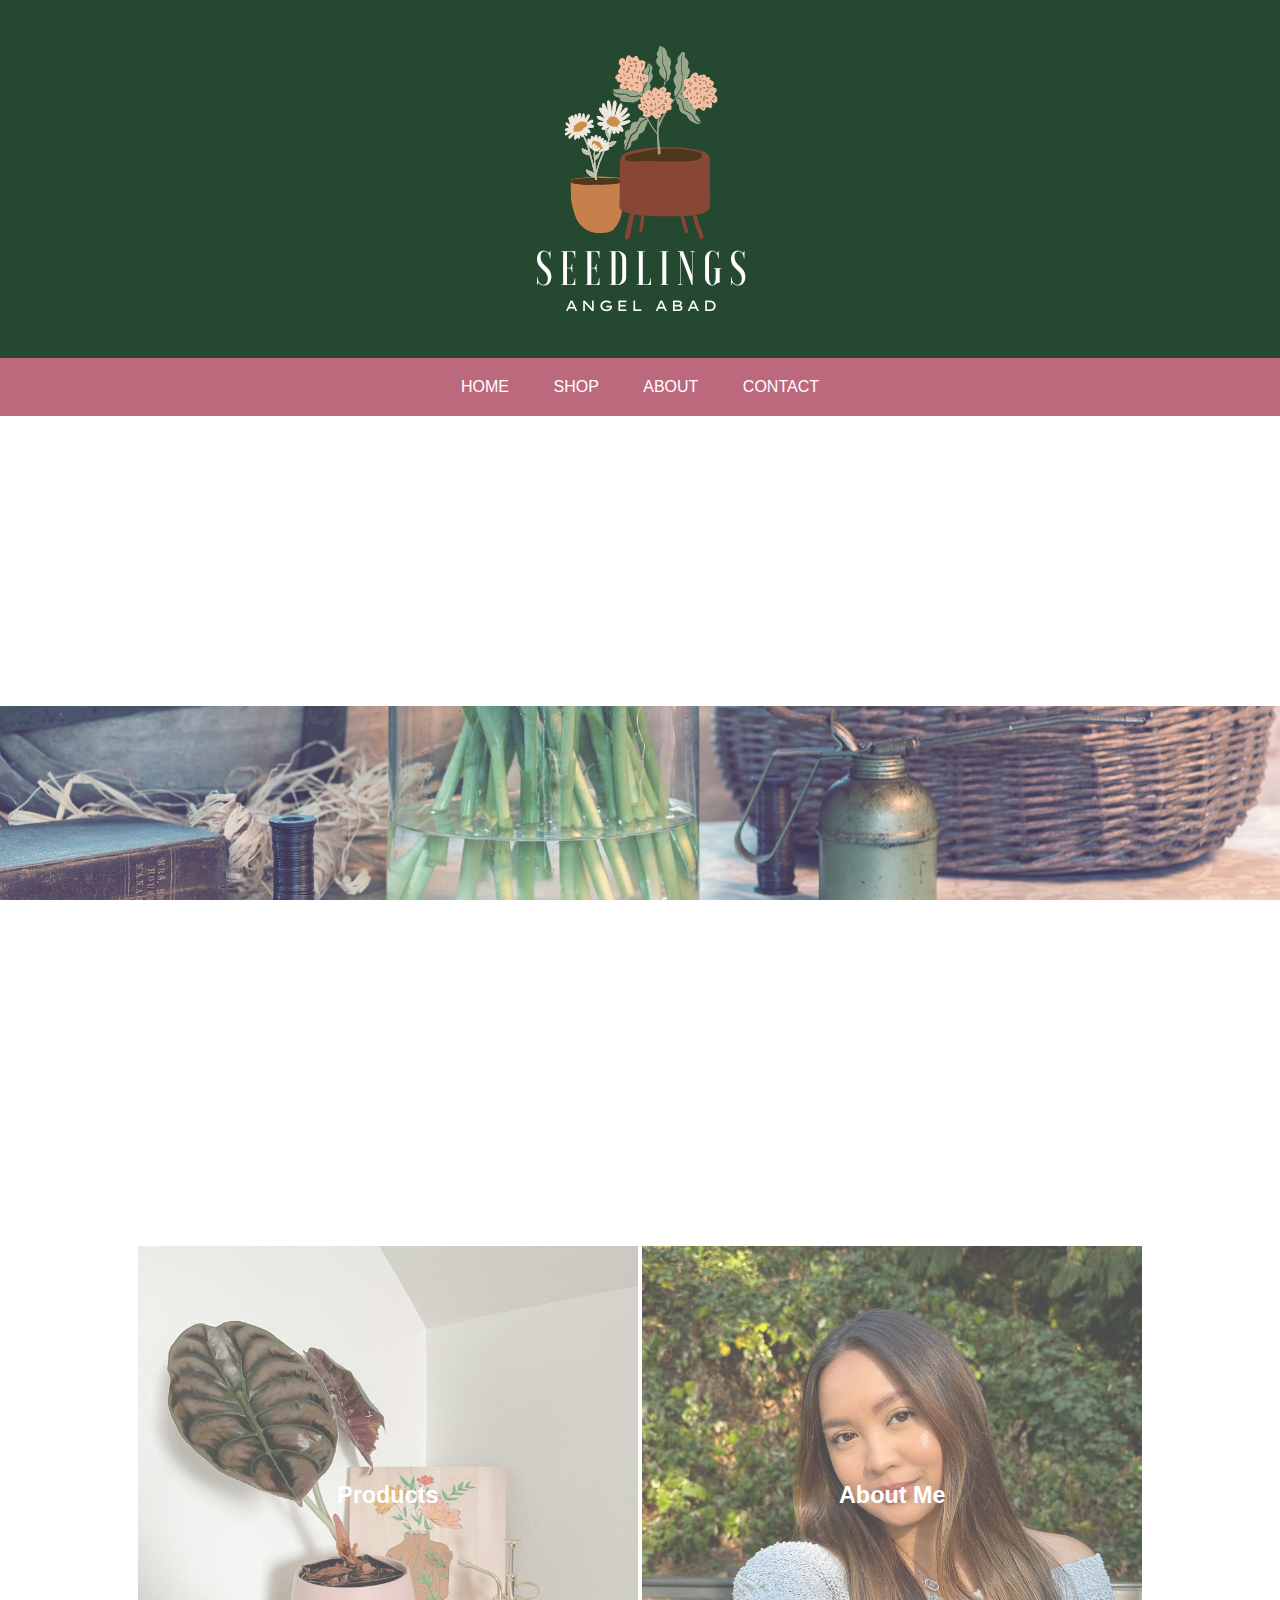
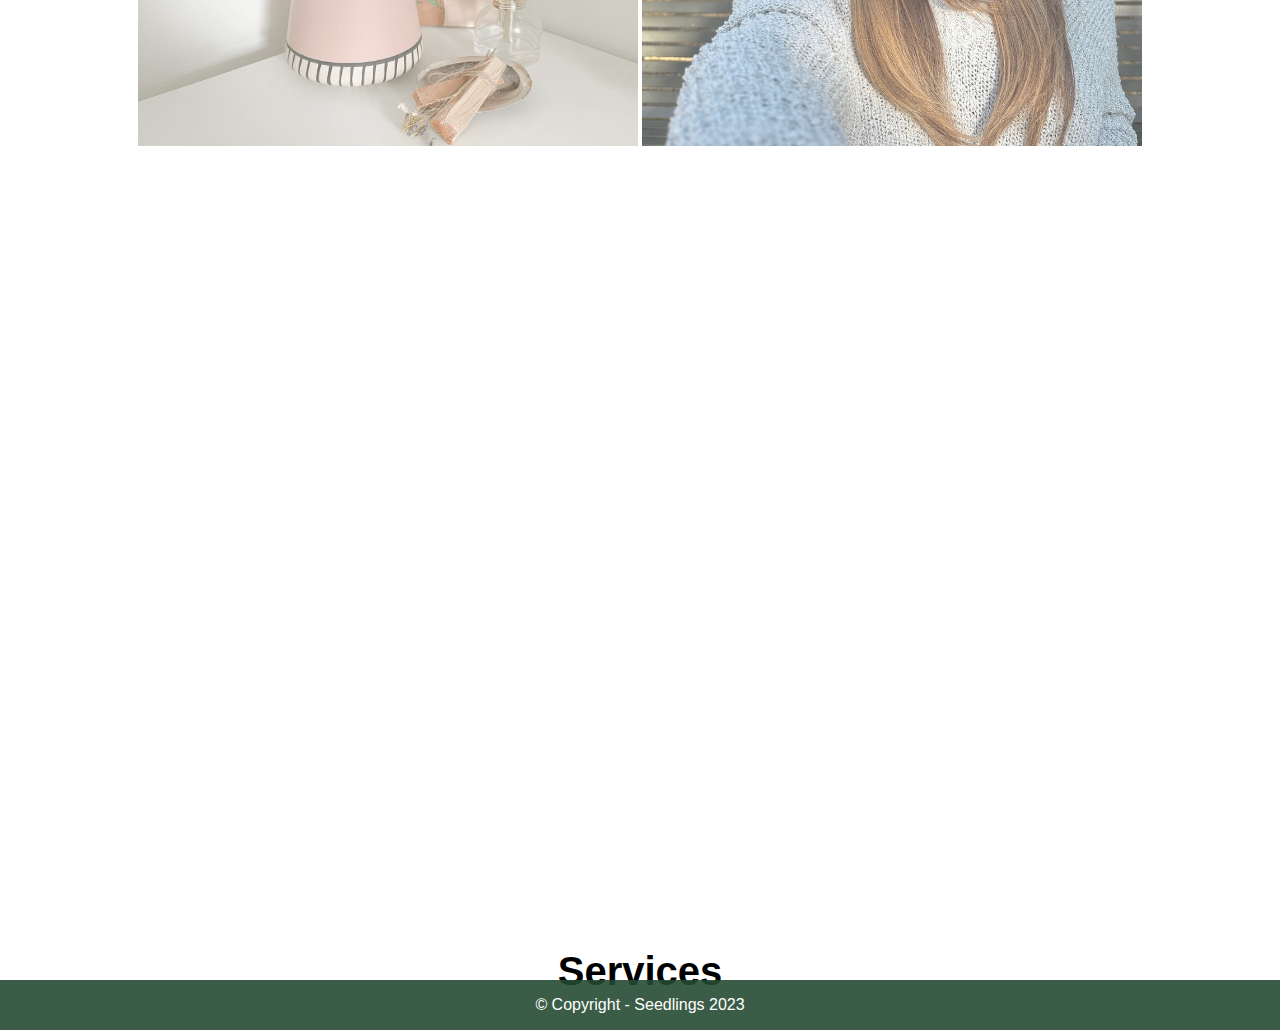
<file: index.html>
<!DOCTYPE html>
<html lang="en">

<head>
	<meta charset="UTF-8">
	<title>Seedlings</title>
	<link href='stylesheet.css' rel='stylesheet' type='text/css'>
</head>


<body>
	<header>
		<img src="icons/Logo.png" alt="Logo">
	</header>
	<div>
		<nav id="links">
			<ul>
				<li><a href="index.html">HOME</a></li>
				<li><a href="products.html">SHOP</a></li>
				<li><a href="about.html">ABOUT</a></li>
				<li><a href="contact.html">CONTACT</a></li>
			</ul>
		</nav>
	</div>
	<main>
		<section id="textbox">
			<h1>Welcome to Seedlings!</h1>
			<p><strong>Here at Seedlings,</strong> we're all about plants! I am a lifelong plant enthusiast with a
				passion for quality and sustainability. Our mission is to provide our customers with the best selection
				of plants and the expert advice they need to grow and care for them. Whether you're a seasoned gardener
				or a beginner, we're here to help you find the perfect plant for your space and give you the tools you
				need to help it thrive.</p>
		</section>
		<div class="parallax">
		</div>
		<section id="featured-plants">
			<div class="home-container">
				<div class="maintabs">
					<section id="mainelement">
						<img class="home-image" src="images/alocasia cuprea.jpg" alt="Plant 1">
						<div class="hometextout">
							<h3>Products</h3><a href="products.html">
						</div>
						<div class="homeoverlay">
							<div class="hometext">
								<h3>Products</h3>
								<p>Looking for a new plant to add to your collection? You've come to the right place! At
									Seedlings, we pride ourselves on sourcing unique and rare plants that you won't find
									at your local nursery. Whether you're an experienced plant parent or just starting
									out, our selection of plants and supplements has something for everyone.</p>
							</div>
						</div>
					</section>
				</div></a>
				<div class="maintabs">
					<section id="mainelement">
						<img class="home-image" src="images/hero.jpg" alt="Angel selfie">
						<div class="hometextout">
							<h3>About Me</h3><a href="about.html">
						</div>
						<div class="homeoverlay">
							<div class="hometext">
								<h3>About Me</h3>
								<p>Hi, I'm Angel! I am a plant lover who calls the beautiful Pacific Northwest my home.
									For the past 6 years, I've been dedicated to researching and sourcing unique plants
									to share with fellow plant enthusiasts like you.

									I believe that building relationships with my customers is just as important as
									finding them the perfect plant, and I treat every plant sale as an opportunity to
									connect with fellow plant lovers and share my knowledge and expertise.</p>
							</div>
						</div>
				</div></a>
				<div id="textbox2">
					<h1>Services</h1>
					<p><strong></strong></p>
				</div>
		</section>
		</section>
		<div class="parallax2"></div>
		</div>
	</main>
	<footer>
		&#169; Copyright - Seedlings 2023
	</footer>
</body>

</html>
</file>
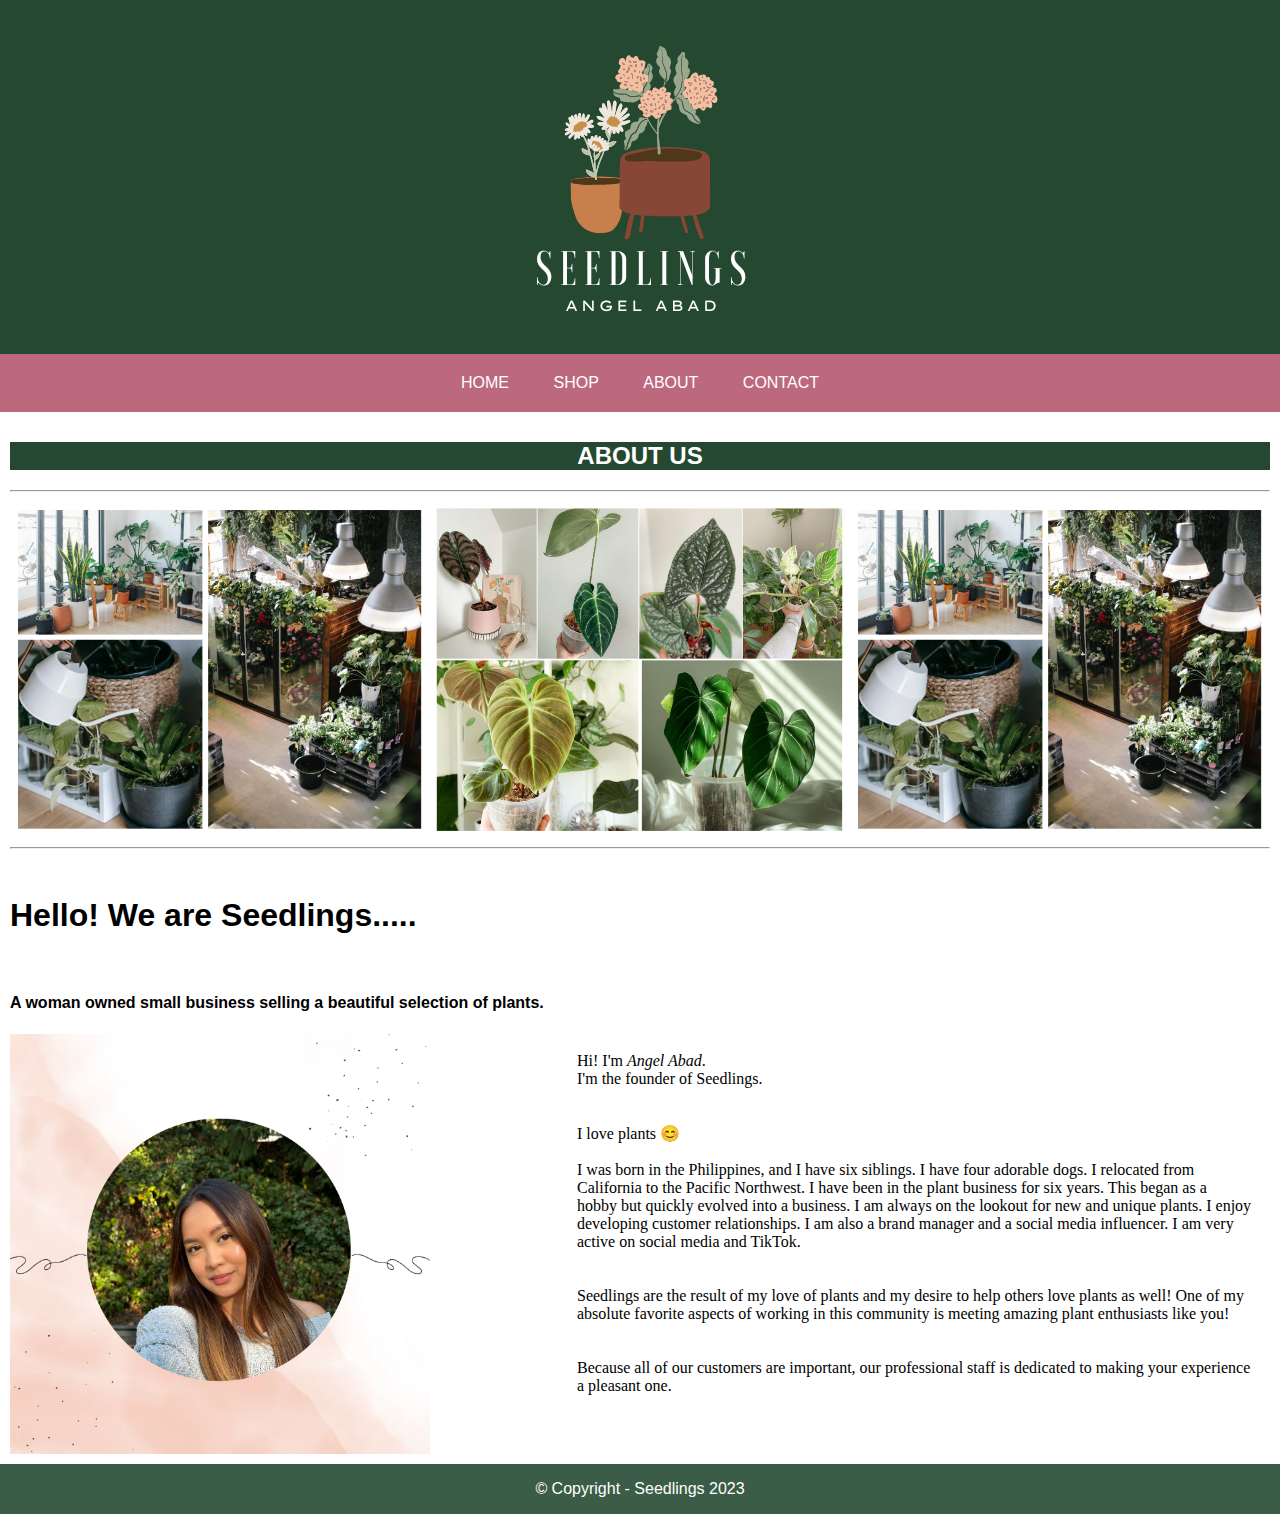
<file: about.html>
<html lang="en">

<head>
    <meta charset="UTF-8">
    <title>About Me!</title>
    <link href='stylesheet.css' rel='stylesheet' type='text/css'>
</head>

<body>
    <header>
        <img src="icons/Logo.png" alt="Logo">
    </header>
    <div>
        <nav id="links">
            <ul>
                <li><a href="index.html">HOME</a></li>
                <li><a href="products.html">SHOP</a></li>
                <li><a href="about.html">ABOUT</a></li>
                <li><a href="contact.html">CONTACT</a></li>
            </ul>
        </nav>
    </div>

    <section id="AboutUS">
        <h2> ABOUT US</h2>

        <hr>

        <div class="row">
            <div class="column">
                <img src="images/plants.png" class="aboutPlant" alt="plants" style="width:100%">
            </div>
            <div class="column">
                <img src="images/plants2.png" class="aboutPlant" alt="plants" style="width:100%">
            </div>
            <div class="column">
                <img src="images/plants.png" class="aboutPlant" alt="plants" style="width:100%">
            </div>
        </div>


        <hr>
        <br>
        <h1>Hello! We are Seedlings.....</h1>
        <br>
        <h4>A woman owned small business selling a beautiful selection of plants.</h4>
        <img src="images/selfie.png" alt="Angel Abad" align="left" width="420" height="420">
        <p>
        <pre>

                                    Hi! I'm <i>Angel Abad</i>.
                                    I'm the founder of Seedlings. 


                                    I love plants 😊

                                    I was born in the Philippines, and I have six siblings. I have four adorable dogs. I relocated from 
                                    California to the Pacific Northwest. I have been in the plant business for six years. This began as a 
                                    hobby but quickly evolved into a business. I am always on the lookout for new and unique plants. I enjoy 
                                    developing customer relationships. I am also a brand manager and a social media influencer. I am very 
                                    active on social media and TikTok.


                                    Seedlings are the result of my love of plants and my desire to help others love plants as well! One of my 
                                    absolute favorite aspects of working in this community is meeting amazing plant enthusiasts like you!


                                    Because all of our customers are important, our professional staff is dedicated to making your experience 
                                    a pleasant one.

                    </pre>
        </p>
    </section>
    <footer>
        &#169 Copyright - Seedlings 2023
    </footer>
</body>
</file>
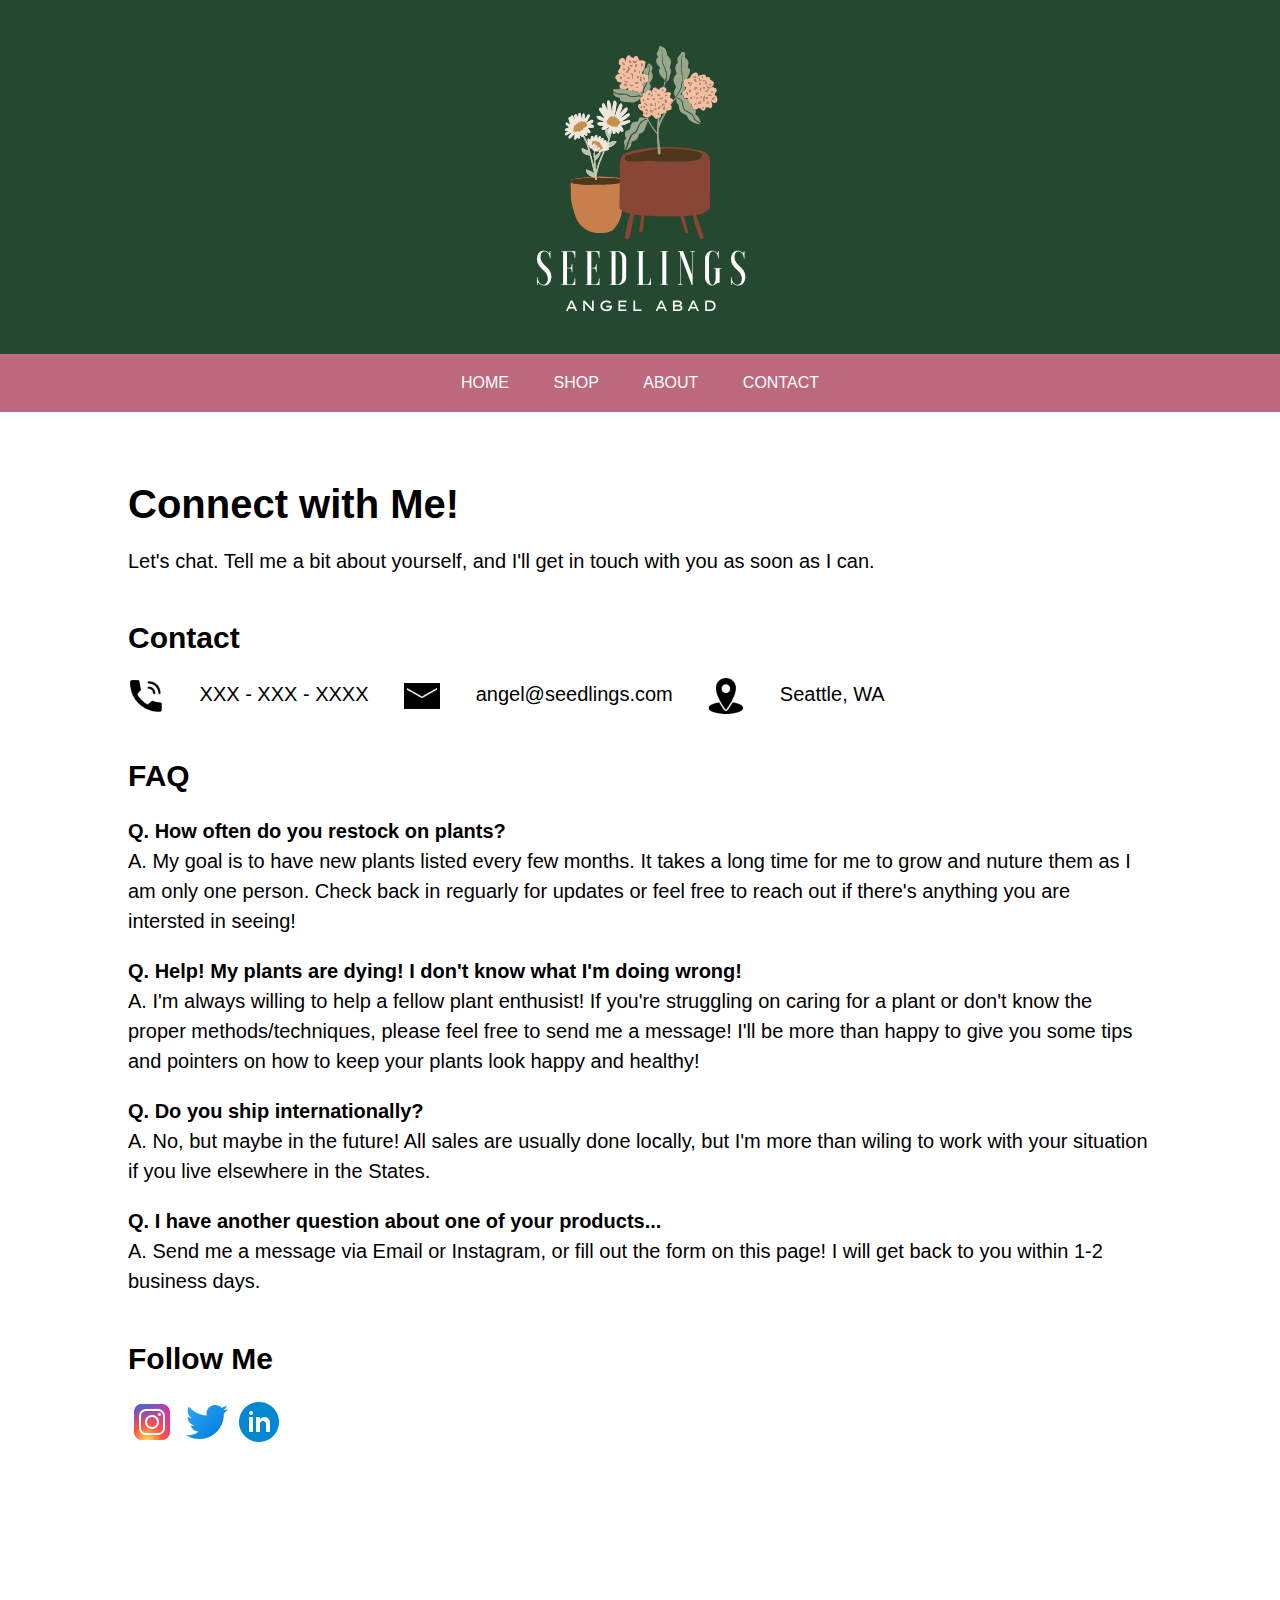
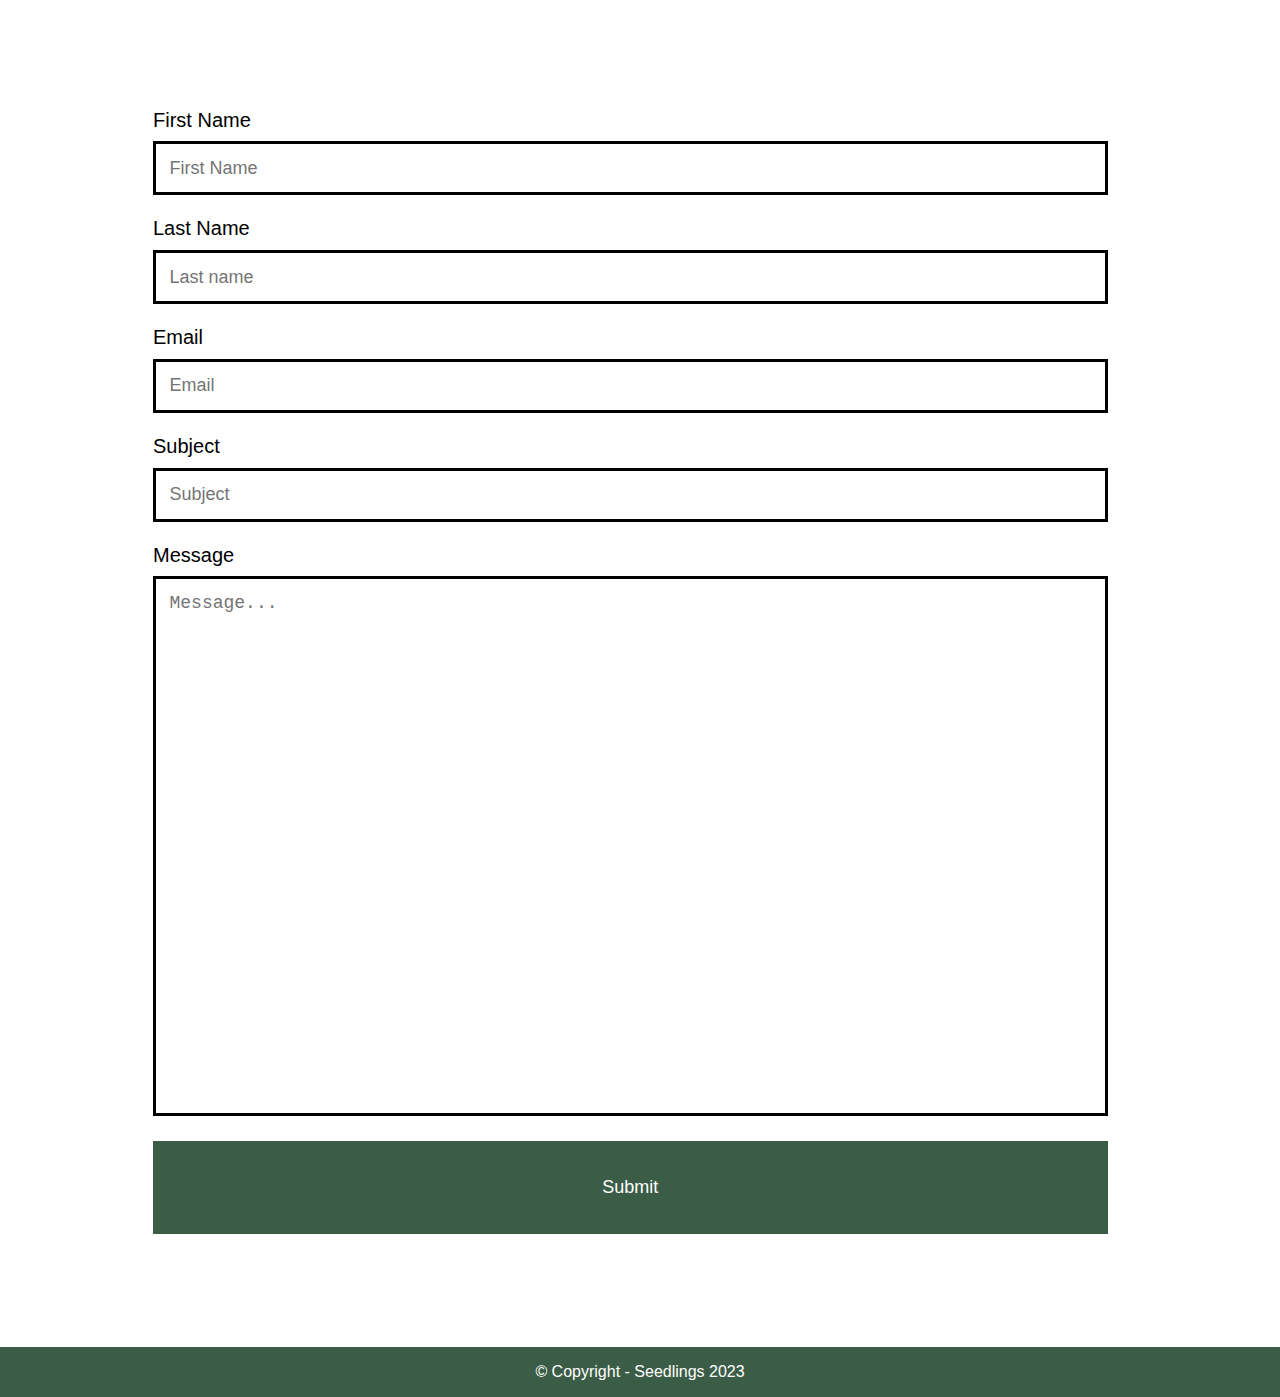
<file: contact.html>
<html lang="en">

<head>
    <meta charset="UTF-8">
    <title>Connect with Me!</title>
    <link href='stylesheet.css' rel='stylesheet' type='text/css'>
</head>

<body>
    <header>
        <img src="icons/Logo.png" alt="Logo">
    </header>
    <div>
        <nav id="links">
            <ul>
                <li><a href="index.html">HOME</a></li>
                <li><a href="products.html">SHOP</a></li>
                <li><a href="about.html">ABOUT</a></li>
                <li><a href="contact.html">CONTACT</a></li>
            </ul>
        </nav>
    </div>
    <main id="contact-container">
        <section id="contact-info">
            <h1>Connect with Me!</h1>
            <p>Let's chat. Tell me a bit about yourself, and I'll get in touch with you as soon as I can.</p>

            <h2>Contact</h2>
            <img src="icons/Phone.png" class="contact-image">
            <span>XXX - XXX - XXXX</span>

            <img src="icons/Mail.png" class="contact-image">
            <span>angel@seedlings.com</span>


            <img src="icons/Location.png" class="contact-image">
            <span>Seattle, WA</span>

            <h2>FAQ</h2>
            <p><strong>Q. How often do you restock on plants?</strong><br>A. My goal is to have new plants listed every
                few months. It takes a long time for me to grow and nuture them as I am only one person. Check back in
                reguarly for updates or feel free to reach out if there's anything you are intersted in seeing!</p>

            <p><strong>Q. Help! My plants are dying! I don't know what I'm doing wrong! </strong><br>A. I'm always
                willing to help a fellow plant enthusist! If you're struggling on caring for a plant or don't know the
                proper methods/techniques, please feel free to send me a message! I'll be more than happy to give you
                some tips and pointers on how to keep your plants look happy and healthy!</p>

            <p><strong>Q. Do you ship internationally?</strong><br>A. No, but maybe in the future! All sales are usually
                done locally, but I'm more than wiling to work with your situation if you live elsewhere in the States.
            </p>

            <p><strong>Q. I have another question about one of your products...</strong><br>A. Send me a message via
                Email or Instagram, or fill out the form on this page! I will get back to you within 1-2 business days.
            </p>
            <h2>Follow Me</h2>
            <a href="https://www.instagram.com/foliangel/?hl=en"><img src="icons/Instagram.png" alt="instagram"></a>
            <a href="https://twitter.com/angelabad"><img src="icons/Twitter.png" alt="twitter"></a>
            <a href="https://www.linkedin.com/in/angela-abad-203477166/"><img src="icons/Linkedin.png" alt="linkedin"> </a>
        </section>
        <form>
            <label for="name">First Name</label>
            <input type="text" placeholder="First Name" id="name" required>

            <label for="surname">Last Name</label>
            <input type="text" name="surname" placeholder="Last name" id="surname" required>

            <label for="email">Email</label>
            <input type="email" name="email" placeholder="Email" id="email" required>

            <label for="subject">Subject</label>
            <input type="text" name="subject" placeholder="Subject" id="subject" required>

            <label for="message">Message</label>
            <textarea name="message" placeholder="Message..." id="message" required></textarea>

            <input type="submit" value="Submit" id="submit">
        </form>
    </main>
    <footer>
        &#169 Copyright - Seedlings 2023
    </footer>
</body>

</html>
</file>
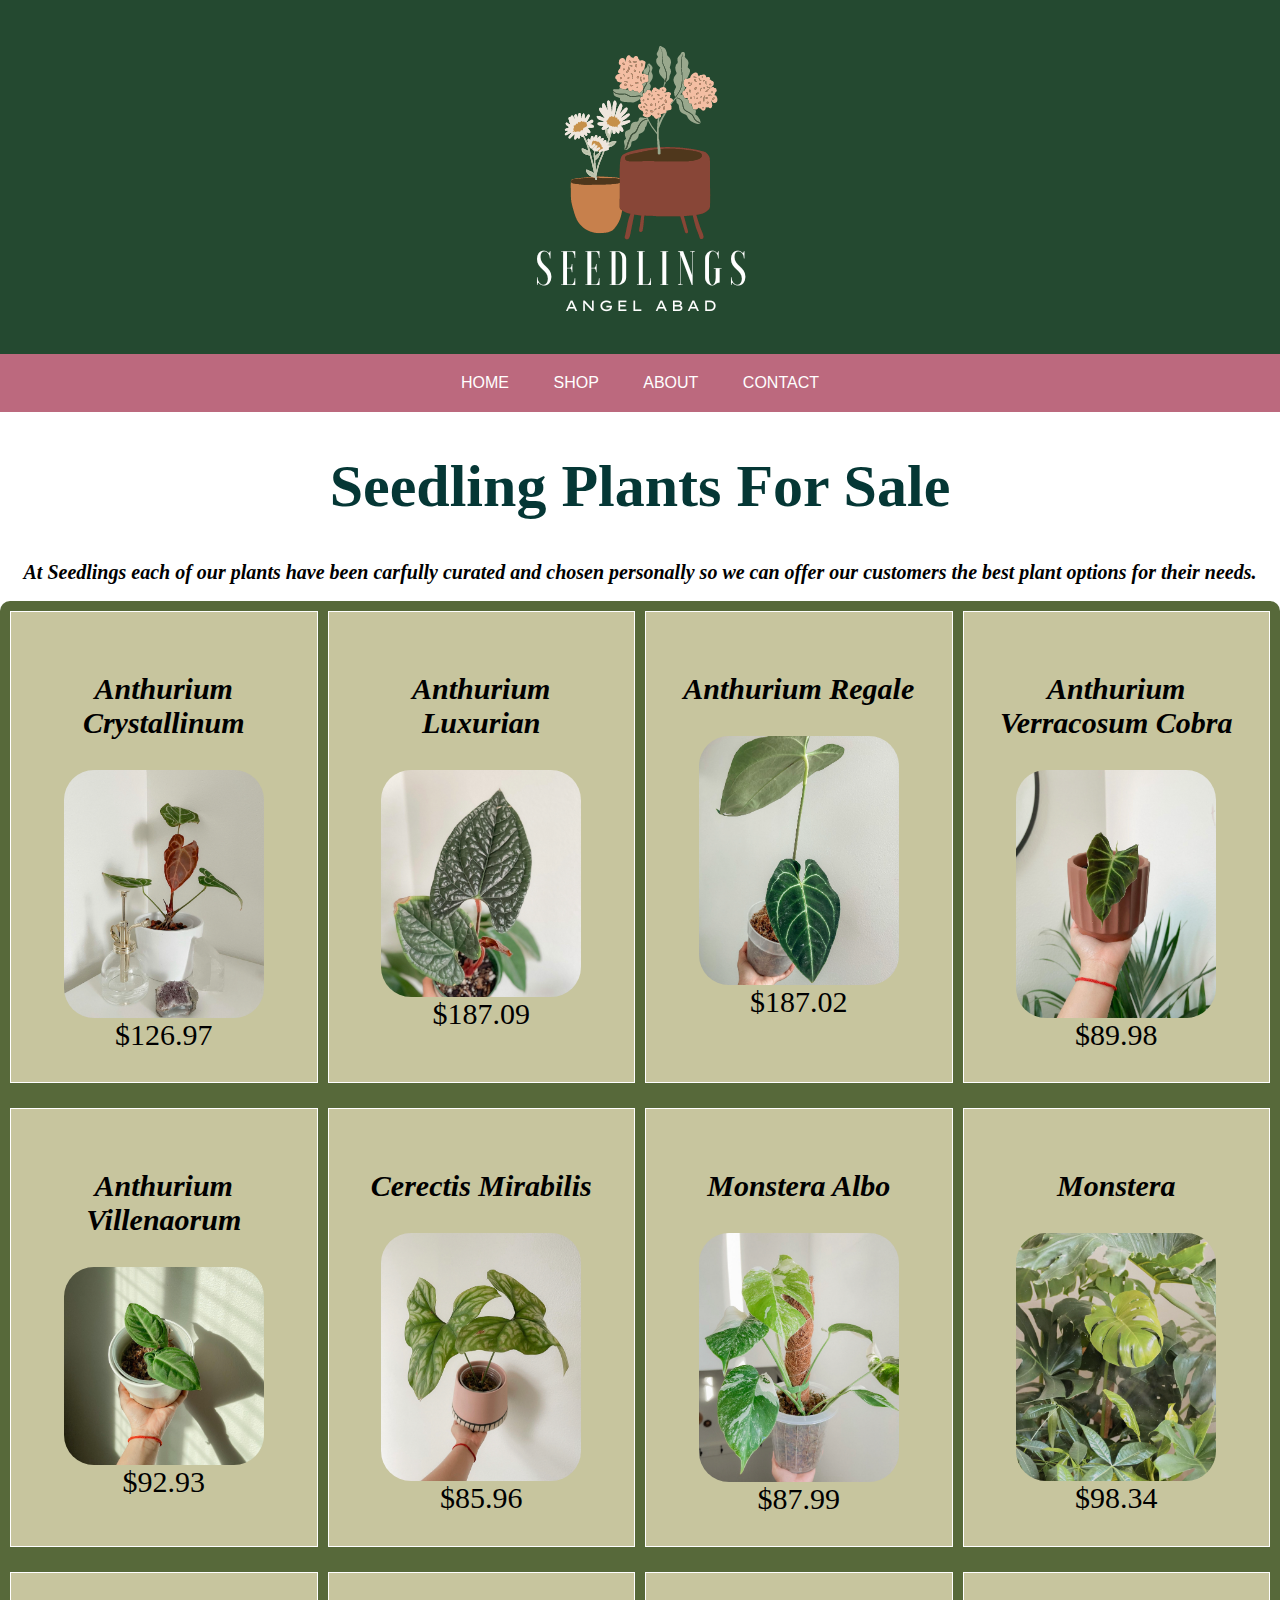
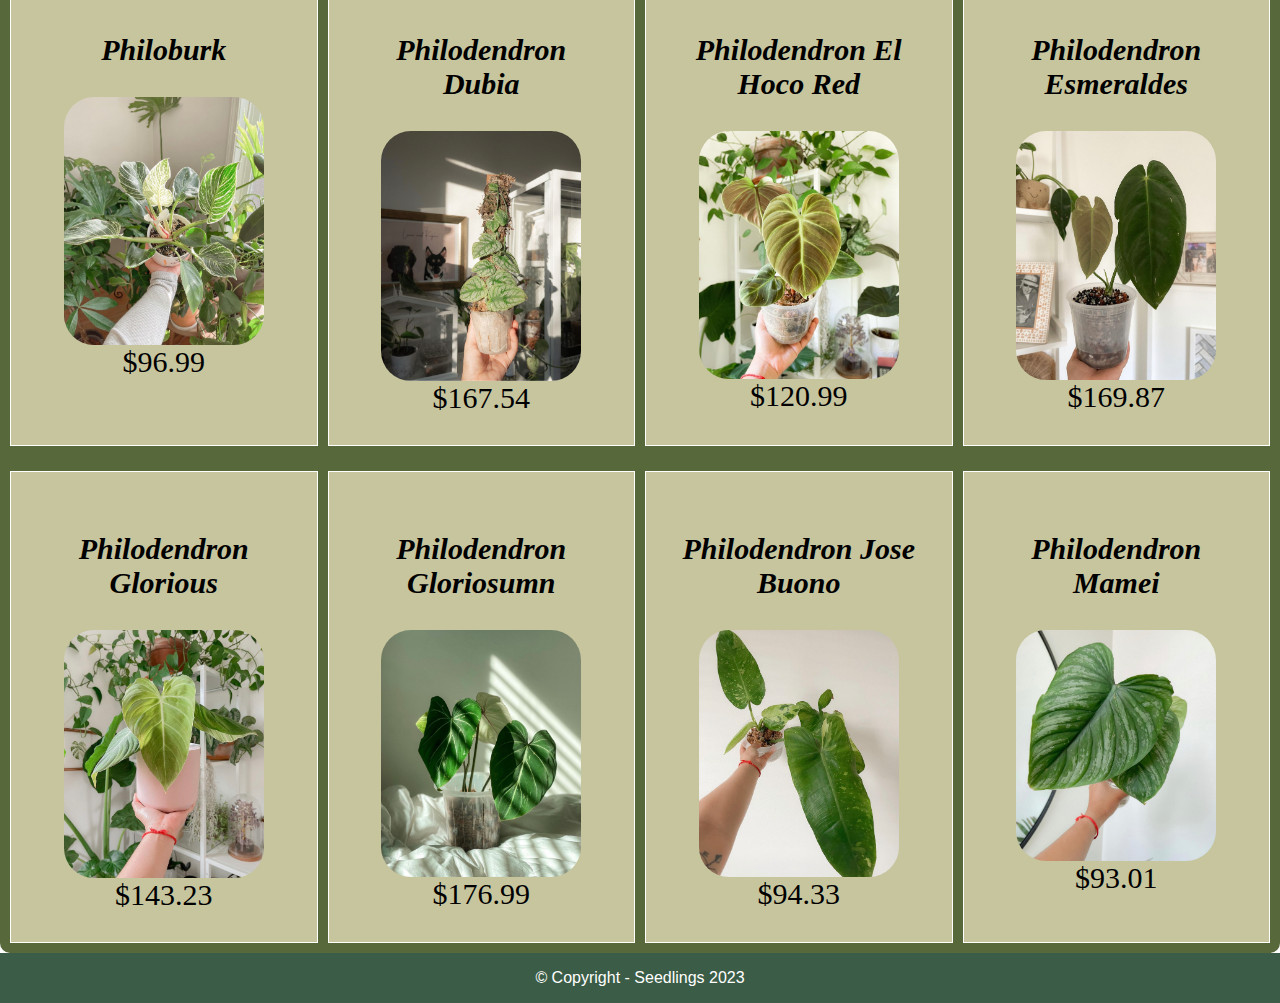
<file: products.html>
<html lang="en">

<head>
    <meta charset="UTF-8">

    <meta name="viewport" content="width=device-width, initial-scale=1.0">
    <title>Plant Shop</title>
    <link href='stylesheet.css' rel='stylesheet' type='text/css'>
</head>

<body>
    <header>
        <img src="icons/Logo.png" alt="Logo">
    </header>
    <div>
        <nav id="links">
            <ul>
                <li><a href="index.html">HOME</a></li>
                <li><a href="products.html">SHOP</a></li>
                <li><a href="about.html">ABOUT</a></li>
                <li><a href="contact.html">CONTACT</a></li>
            </ul>
        </nav>
    </div>

    <section class="products">
        <H1 style="color:#053735;">Seedling Plants For Sale</H1>
        <h2>
            At Seedlings each of our plants have been carfully curated and
            chosen personally so we can offer our customers the best plant options
            for their needs.
        </h2>
        <div class="for-sale-container">
            <div class="item">
                <h3>Anthurium Crystallinum</h3>
                <img src="images/anthurium crystallinum.jpg" alt="" class="image">
                <div class="overlay">
                    <div class="text">$126.97</div>
                </div>
            </div>
            <div class="item">
                <h3>Anthurium Luxurian</h3>
                <img src="images/anthurium luxurian.jpg" alt="">
                <div class="overlay">
                    <div class="text">$187.09</div>
                </div>

            </div>
            <div class="item">
                <h3>Anthurium Regale</h3>
                <img src="images/anthurium regale.jpg" alt="">
                <div class="overlay">
                    <div class="text">$187.02</div>
                </div>

            </div>
            <div class="item">
                <h3>Anthurium Verracosum Cobra</h3>
                <img src="images/anthurium verracosum cobra.jpg" alt="">
                <div class="overlay">
                    <div class="text">$89.98</div>
                </div>

            </div>
            <div class="item">
                <h3>Anthurium Villenaorum</h3>
                <img src="images/anthurium villenaorum.jpg" alt="">
                <div class="overlay">
                    <div class="text">$92.93</div>
                </div>

            </div>
            <div class="item">
                <h3>Cerectis Mirabilis</h3>
                <img src="images/cerectis mirabilis.jpg" alt="">
                <div class="overlay">
                    <div class="text">$85.96</div>
                </div>

            </div>
            <div class="item">
                <h3>Monstera Albo</h3>
                <img src="images/monstera albo.jpg" alt="">
                <div class="overlay">
                    <div class="text">$87.99</div>
                </div>

            </div>
            <div class="item">
                <h3>Monstera</h3>
                <img src="images/monstera.jpg" alt="">
                <div class="overlay">
                    <div class="text">$98.34</div>
                </div>

            </div>
            <div class="item">
                <h3>Philoburk</h3>
                <img src="images/philoburk.png" alt="">
                <div class="overlay">
                    <div class="text">$96.99</div>
                </div>

            </div>
            <div class="item">
                <h3>Philodendron Dubia</h3>
                <img src="images/philodendron dubia.jpg" alt="">
                <div class="overlay">
                    <div class="text">$167.54</div>
                </div>

            </div>
            <div class="item">
                <h3>Philodendron El Hoco Red</h3>
                <img src="images/philodendron el choco red.jpg" alt="">
                <div class="overlay">
                    <div class="text">$120.99</div>
                </div>

            </div>
            <div class="item">
                <h3>Philodendron Esmeraldes</h3>
                <img src="images/philodendron esmeraldes.jpg" alt="">
                <div class="overlay">
                    <div class="text">$169.87</div>
                </div>

            </div>
            <div class="item">
                <h3>Philodendron Glorious</h3>
                <img src="images/philodendron glorious.jpg" alt="">
                <div class="overlay">
                    <div class="text">$143.23</div>
                </div>


            </div>
            <div class="item">
                <h3>Philodendron Gloriosumn</h3>
                <img src="images/philodendron gloriosum.jpg" alt="">
                <div class="overlay">
                    <div class="text">$176.99</div>
                </div>

            </div>
            <div class="item">
                <h3>Philodendron Jose Buono</h3>
                <img src="images/philodendron Jose buono.jpg" alt="">
                <div class="overlay">
                    <div class="text">$94.33</div>
                </div>

            </div>
            <div class="item">
                <h3>Philodendron Mamei</h3>
                <img src="images/philodendron mamei.jpg" alt="">
                <div class="overlay">
                    <div class="text">$93.01</div>
                </div>

            </div>
        </div>
    </section>

    <footer>
        &#169 Copyright - Seedlings 2023
    </footer>
</body>

</html>
</file>
<file: stylesheet.css>
html {
    height: 100%;
}
body {
    min-height: 100%;
    margin: 0;
    padding: 0;
    font-family: Arial, Helvetica, sans-serif;
}

header {
    background-color: #244930;
    width: 100%;
    padding: 2.5em 0;
    text-align: center;
}


/******** HOMEPAGE ********/




#mainelement {
    background: gray;
    opacity: 70%;
    box-shadow: 3px 3px 6px 6px black;
    transition: .5s ease;
}

#mainelement:hover {
    background: white;
    opacity: 90%;
    box-shadow: 3px 3px 6px 6px black;
    transition: .5s ease;
}
    
    
#textbox {
	height: 100px;
    position: absolute;
    top: 35%;
    left: 50%;
    transform: translate(-50%, -35%);
    
    padding: 2.5em;
    width: 70%;
    line-height: 1.6em;
    font-size: 20px;
}

#textbox h1,
#textbox p,
#textbox a {
    opacity: 0;
    animation: fadeIn 1s ease-in-out forwards;
}

#textbox2 {
    height: 100px;
    position: absolute;
    top: 136%;
    left: 50%;
    transform: translate(-50%, -35%);
    
    padding: 2.5em;
    width: 70%;
    line-height: 1.6em;
    font-size: 20px;
}

@keyframes fadeIn {
from {
opacity: 0;
transform: translateY(10px);
}
to {
opacity: 1;
transform: translateY(0);
}
}

.hometextout {
font-family: sans-serif;
color: white;
position: absolute;
font-size: 20px;
top: 50%;
left: 50%;
transform: translate(-50%, -50%); /* KEEPS THE TEXT CENTERED */
}


.home-container {
    padding: 2.5em;
    margin: 0 auto;
    width: 80%;
    text-align: center;
}

.maintabs {
    position: relative;
    display: inline-block;
    width: 500px;
    height: 500px;
    display: inline-block;
    overflow: hidden;
}

.home-image {
    display: block;
    width: 500px;
    height: 500px;
}

.homeoverlay{
    position: absolute;
    height: 100%;
    width: 100%;
    top:0;
    left:0;
    background-color: #ff956be8;
    opacity: 0;
    transition:all .3s ease;
}

.hometext {
    font-family: sans-serif;
    color: white;
    position: absolute;
    font-size: 20px;
    top: 50%;
    left: 50%;
    transform: translate(-50%, -50%); /* KEEPS THE TEXT CENTERED */
}

.maintabs:hover .homeoverlay {
opacity: 1;
}

.parallax {
background-image: url("images/flowers1.jpg");

min-height: 500px; 
margin-top: 290px;

background-attachment: fixed;
background-position: center;
background-repeat: no-repeat;
background-size: cover;
}

.parallax2 {
background-image: url("images/flowers2.jpg");
opacity: 70%;

min-height: 500px; 
margin-top: 290px;

background-attachment: fixed;
background-position: center;
background-repeat: no-repeat;
background-size: cover;
}


/******** NAVIGATION ********/

nav ul {
    background-color: #bc697e;
    color: white;
    overflow: hidden;
    padding: 0;
    margin: 0;
    text-align: center;
}

nav ul li {
    display: inline-block;
    padding: 1.25rem;
}

a {
    text-decoration: none;
    color: inherit;
}


nav ul li:hover {
    background-color: #ff956be8;
    cursor: pointer;
    transition: 800ms;
}



/******** PRODUCT PAGE ********/


.for-sale-container {
    display: grid;
    grid-template-columns: auto auto auto auto;
    
    grid-column-gap: 10px;
    grid-row-gap: 25px;
    background-color: 	#57693a;
    padding: 10px;
    border-radius: 10px;
}
.item {
    background-color: 	#c7c59e;
    border: 1px solid #fff;
    padding: 30px;
    font-size: 30px;
    text-align: center;
}
.products h1{
    text-align: center;
    font-family:Bookman, URW Bookman L, serif;
    font-size: 60px;
    font-stretch:ultra-expanded;
 
}

.products h2{
    font-size: 20px;
    font-family:Bookman, URW Bookman L, serif;
    text-align: center;
    font-style: italic;
}

.for-sale-container img{
    border-radius: 30px; 
    width: 200px;
    align-items: left;
}
.for-sale-container h3{
    font-size: 30px;
    font-family:Bookman, URW Bookman L, serif;
    text-align: center;
    font-style: italic;

}
.text{
    text-align: center;
    font-family:Bookman, URW Bookman L, serif;

}





/******** CONTACT FORM AND INFORMATION ********/
#contact-container {
    padding: 2.5em;
    width: 80%;
    margin: 0 auto;
    line-height: 1.5em;
    font-size: 20px;

    display: grid;
    grid-template-columns: 1fr 1fr;
    grid-template-rows: 1fr;
    gap: 0px 2.5em;
    grid-template-areas:
        ". .";
}

#contact-info {
    width: 100%;
    background-color: #FFFFFF;
    border-collapse: collapse;
}

#contact-info h1 {
    font-size: 2em;
}

#contact-info h2 {
    padding-top: .75em;
}

#contact-info img {
    vertical-align: middle;
}

span {
    margin-left: 1.5em;
    margin-right: 1.5em;
}

form {
    margin-left: auto;
    margin-right: auto;
    padding: 1.25em;
}

form input,
textarea {
    font-size: 18px;
    width: 98%;
    resize: none;
    padding: 0.75em;
    margin-top: 0.375em;
    margin-bottom: 1em;
    border: 0.188em solid black;
}

textarea {
    height: 30em;
}

input[type=submit] {
    background-color: #244930e4;
    color: white;
    border: none;
    padding: 2em 3em;
}

input[type=submit]:hover {
    background-color: #ff956be8;
    cursor: pointer;
    transition: 800ms;
}

 /***************ABOUT US PAGE INFORMATION**********************/

 #AboutUS img {
    size: fixed;
 }

 #AboutUS {
    align-content: center;
    padding: 10px;
 }

 #AboutUS h3 {
    font-family: Times New Roman;
 }

 #AboutUS pre {
    font-family: Times New Roman;
 }

 #AboutUS h2 {
    color: white;
    background-color: #244930;
    text-align: center;
 }

 .column {
    float: left;
    width: 33.33%;
    padding: 5px;
    box-sizing: border-box;
}

 .row::after {
    content: "";
    clear: both;
    display: table;
    box-sizing: border-box;
}

/******** FOOTER ********/
footer {
    background-color: #244930e4;
    color: white;
    text-align: center;
    position: relative;
    padding: 1em;
    left: 0;
    bottom: 0;

}

/******** MEDIA QUERIES ********/

@media only screen and (max-width: 1500px) {
    #contact-container {

        display: grid;
        grid-template-columns: 1fr;
        grid-template-rows: 1fr 1fr;
        gap: 0px;
        grid-template-areas:
            "."
            ".";
    }

    #contact-info {
        width: 100%;
        background-color: #FFFFFF;
        border-collapse: collapse;
        padding-bottom: 20px;
    }

    #contact-info h1 {
        font-size: 2em;
    }

    #contact-info h2 {
        padding-top: .75em;
    }

}


/* @media only screen and (max-device-width: 1366px) { 
    .parallax {
    background-attachment: scroll;
    } */
	
	@media only screen and (max-device-width: 1366px) {
		#textbox {
    height: 1em;
    position: absolute;
    top: 70%;
    left: 50%;
    transform: translate(-50%, -35%);
    
    padding: 2.5em;
    width: 70%;
    line-height: 1.6em;
    font-size: 20px;
	}
	#textbox2 {
    height: 1em;
    position: absolute;
    top: 280%;
    left: 50%;
    transform: translate(-50%, -35%);
    
    padding: 2.5em;
    width: 70%;
    line-height: 1.6em;
    font-size: 20px;
}
}
}
</file>
